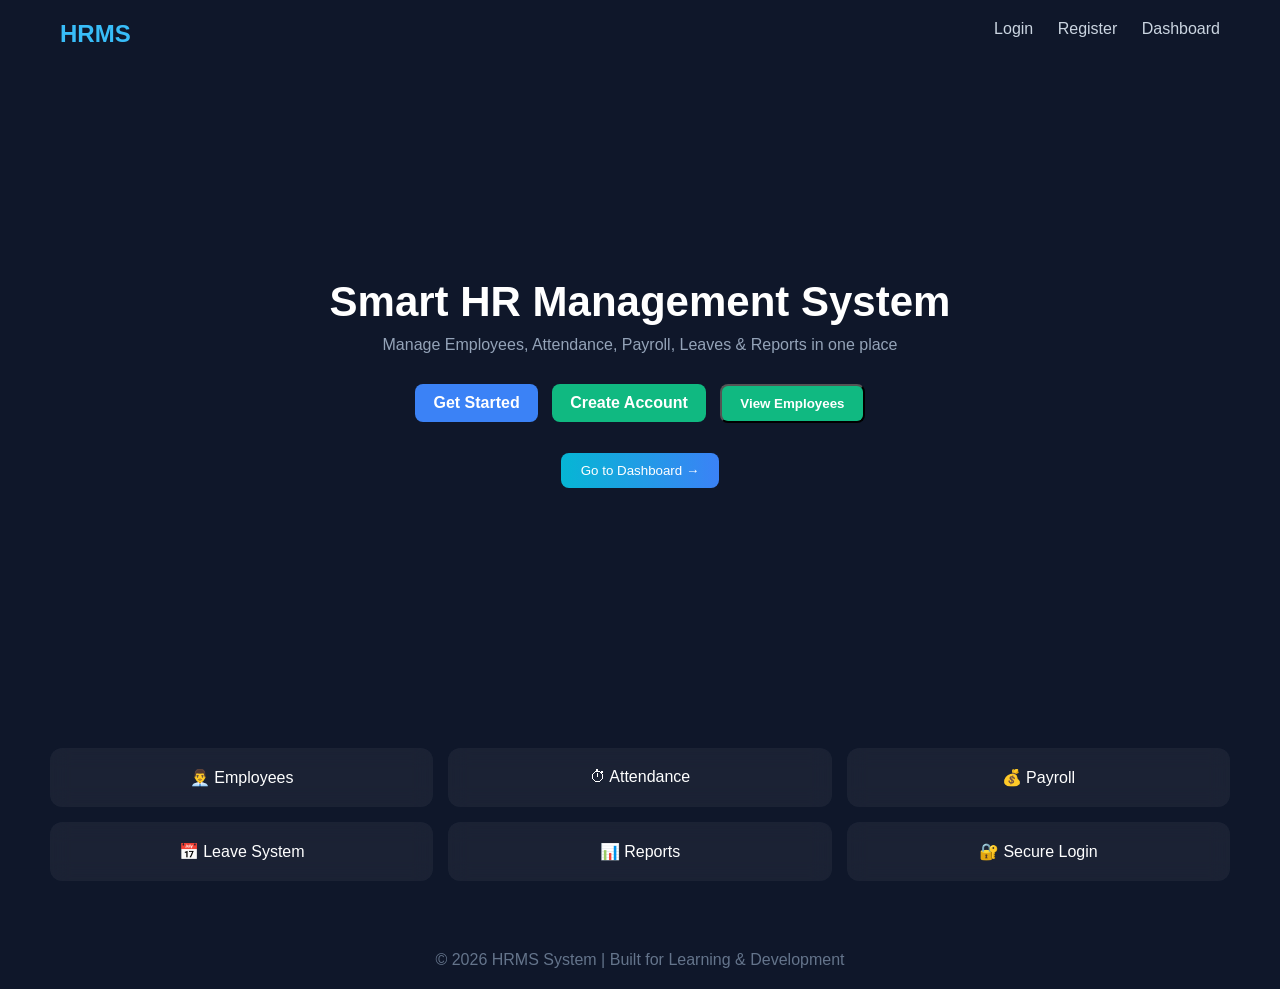
<file: index.html>
<!DOCTYPE html>
<html lang="en">
<head>
  <meta charset="UTF-8">
  <meta name="viewport" content="width=device-width, initial-scale=1.0">
  <title>HRMS Portal</title>

  <link rel="stylesheet" href="index.css">
</head>

<body>

<header>
  <h2 class="logo">HRMS</h2>

  <nav>
    <a href="login.html">Login</a>
    <a href="register.html">Register</a>
    <a onclick="goDashboard()">Dashboard</a>
  </nav>
</header>

<!-- HERO SECTION -->
<section class="hero">

  <div class="hero-content">
    <h1>Smart HR Management System</h1>
    <p>Manage Employees, Attendance, Payroll, Leaves & Reports in one place</p>

    <div class="buttons">

      <a href="login.html" class="btn primary">Get Started</a>

      <a href="register.html" class="btn secondary">Create Account</a>

      <button onclick="goEmployees()" class="btn secondary">
        View Employees
      </button>

    </div>

    <button class="dash-btn" onclick="goDashboard()">
      Go to Dashboard →
    </button>

  </div>

</section>

<!-- FEATURES -->
<section class="features">
  <div class="feature-card">👨‍💼 Employees</div>
  <div class="feature-card">⏱ Attendance</div>
  <div class="feature-card">💰 Payroll</div>
  <div class="feature-card">📅 Leave System</div>
  <div class="feature-card">📊 Reports</div>
  <div class="feature-card">🔐 Secure Login</div>
</section>

<footer>
  <p>© 2026 HRMS System | Built for Learning & Development</p>
</footer>

<!-- JAVASCRIPT -->
<script>
function goDashboard() {
  const token = localStorage.getItem("token");

  if (token) {
    window.location.href = "pages/dashboard.html";
  } else {
    // Remember where the user wanted to go
    localStorage.setItem("redirectAfterLogin", "pages/dashboard.html");

    alert("Please login first");
    window.location.href = "login.html";
  }
}

function goEmployees() {
  const token = localStorage.getItem("token");

  if (token) {
    window.location.href = "pages/employees.html";
  } else {
    // Remember where the user wanted to go
    localStorage.setItem("redirectAfterLogin", "pages/employees.html");

    alert("Please login first");
    window.location.href = "login.html";
  }
}
</script>

</body>
</html>
</file>
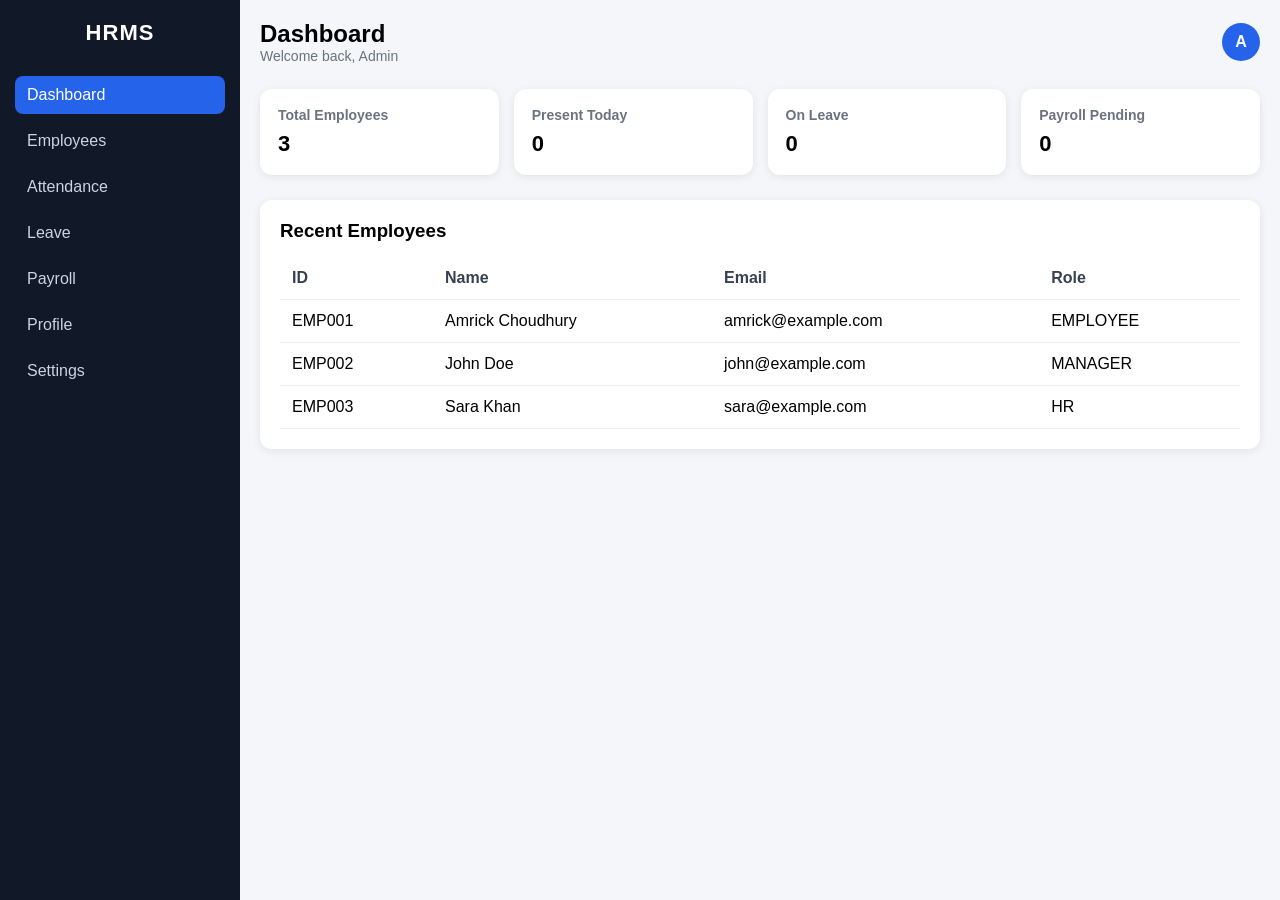
<file: admin-dashboard.html>
<!DOCTYPE html>
<html lang="en">
<head>
  <meta charset="UTF-8">
  <meta name="viewport" content="width=device-width, initial-scale=1.0">
  <title>HRMS Admin Dashboard</title>

  <link rel="stylesheet" href="dashboard.css">
</head>

<body>

<div class="layout">
    <aside class="sidebar">
    <div class="logo">
      HRMS
    </div>

    <nav class="menu">
      <a class="menu-item active" href="#">Dashboard</a>
      <a class="menu-item" href="employees.html">Employees</a>
      <a class="menu-item" href="attendance.html">Attendance</a>
      <a class="menu-item" href="leave.html">Leave</a>
      <a class="menu-item" href="payroll.html">Payroll</a>
      <a class="menu-item" href="profile.html">Profile</a>
      <a class="menu-item" href="settings.html">Settings</a>
    </nav>
  </aside>

  <!-- Main -->
  <main class="main">

    <!-- Topbar -->
    <header class="topbar">
      <div class="title">
        <h2>Dashboard</h2>
        <p>Welcome back, Admin</p>
      </div>

      <div class="user-box">
        <div class="avatar">A</div>
      </div>
    </header>

    <!-- Stats -->
    <section class="stats">

      <div class="stat-card">
        <h4>Total Employees</h4>
        <span id="totalEmployees">0</span>
      </div>

      <div class="stat-card">
        <h4>Present Today</h4>
        <span>0</span>
      </div>

      <div class="stat-card">
        <h4>On Leave</h4>
        <span>0</span>
      </div>

      <div class="stat-card">
        <h4>Payroll Pending</h4>
        <span>0</span>
      </div>

    </section>

    <!-- Table -->
    <section class="table-card">
      <div class="table-header">
        <h3>Recent Employees</h3>
      </div>

      <table>
        <thead>
          <tr>
            <th>ID</th>
            <th>Name</th>
            <th>Email</th>
            <th>Role</th>
          </tr>
        </thead>

        <tbody id="employeeTable">
        </tbody>
      </table>
    </section>

  </main>
</div>

<script src="dashboard.js"></script>
</body>
</html>
</file>
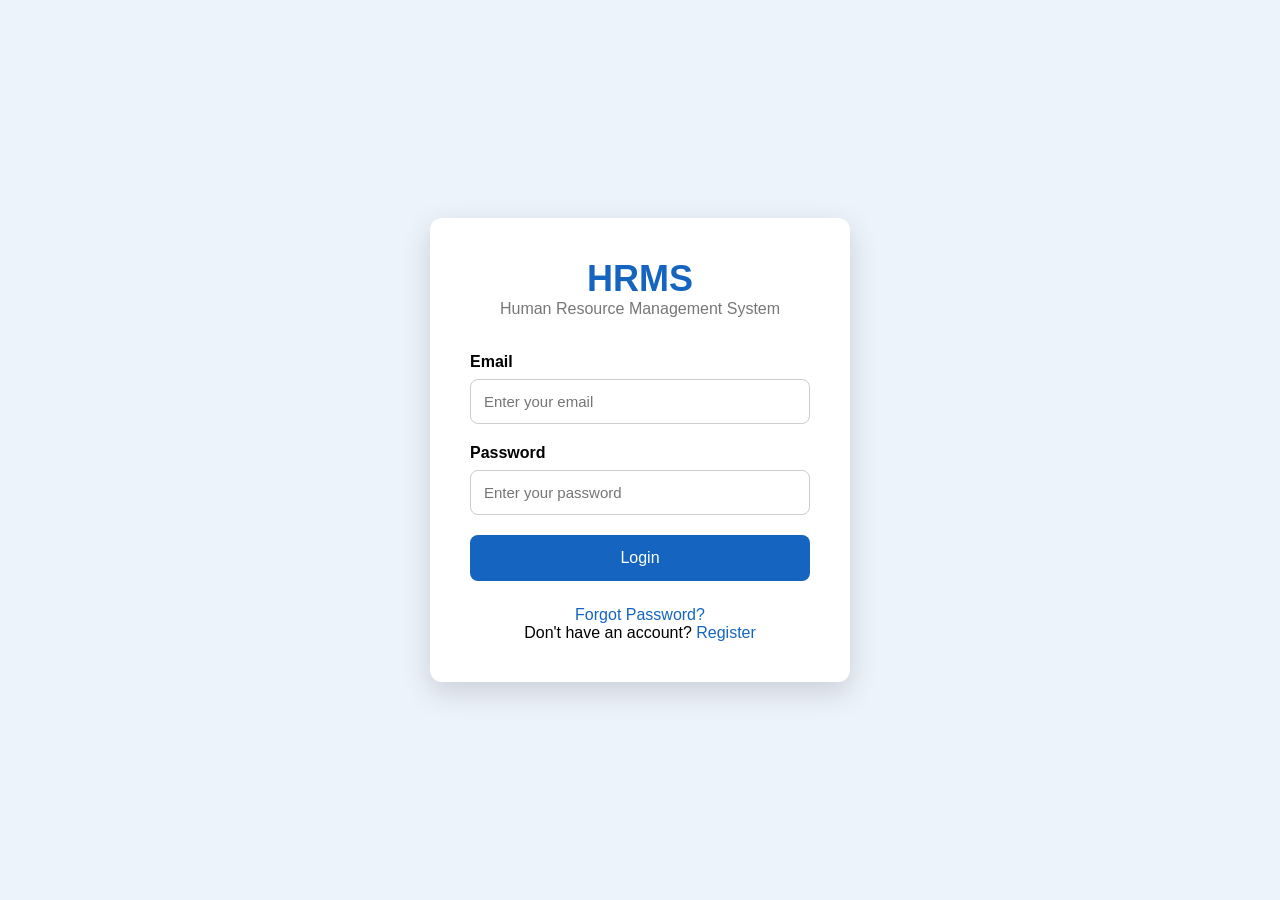
<file: login.html>
<!DOCTYPE html>
<html lang="en">

<head>
    <meta charset="UTF-8">
    <meta name="viewport" content="width=device-width, initial-scale=1.0">
    <title>HRMS | Login</title>

    <link rel="stylesheet" href="global.css">
    <link rel="stylesheet" href="login.css">
</head>

<body>

<div class="container">

    <div class="login-card">

        <div class="logo">
            <h1>HRMS</h1>
            <p>Human Resource Management System</p>
        </div>

        <form id="loginForm">

            <div class="input-group">

                <label>Email</label>

                <input
                    type="email"
                    id="email"
                    placeholder="Enter your email"
                    required>

            </div>

            <div class="input-group">

                <label>Password</label>

                <input
                    type="password"
                    id="password"
                    placeholder="Enter your password"
                    required>

            </div>

            <button type="submit">

                Login

            </button>

        </form>

        <div class="bottom-links">

            <a href="#">Forgot Password?</a>

            <p>
                Don't have an account?
                <a href="register.html">
                    Register
                </a>
            </p>

        </div>

    </div>

</div>

<script src="login.js"></script>

</body>
</html>
</file>
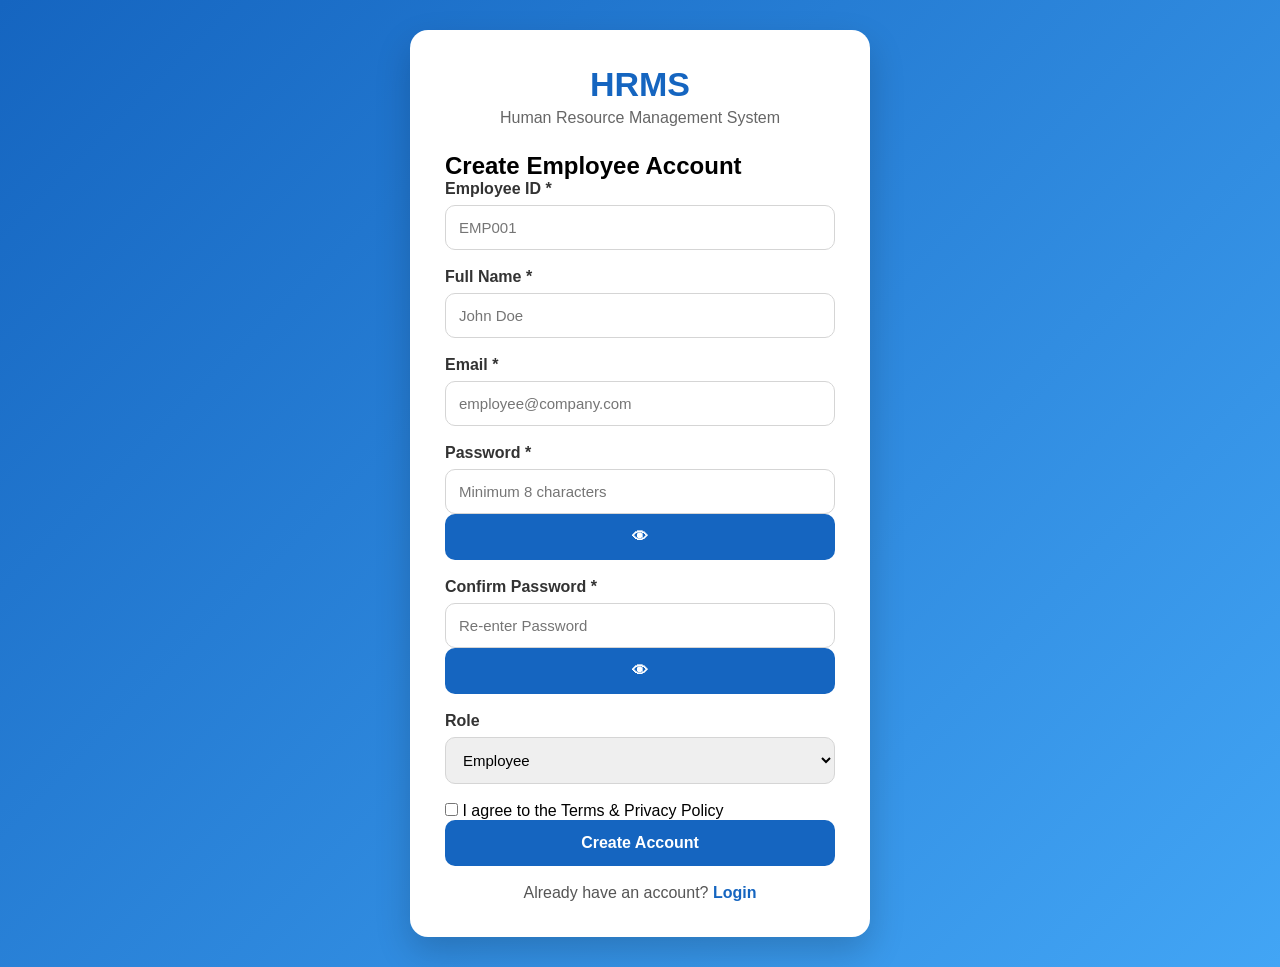
<file: register.html>
<!DOCTYPE html>
<html lang="en">

<head>

    <meta charset="UTF-8">

    <meta name="viewport"
          content="width=device-width, initial-scale=1.0">

    <title>HRMS | Employee Registration</title>

    <link rel="stylesheet" href="global.css">
    <link rel="stylesheet" href="register.css">

</head>

<body>

<div class="container">

<div class="register-card">

<div class="logo">

<h1>HRMS</h1>

<p>Human Resource Management System</p>

</div>

<h2>Create Employee Account</h2>

<form id="registerForm">

<div class="input-group">

<label for="employeeId">

Employee ID <span>*</span>

</label>

<input
type="text"
id="employeeId"
placeholder="EMP001"
autocomplete="off"
required>

<small class="error" id="employeeIdError"></small>

</div>

<div class="input-group">

<label for="fullName">

Full Name <span>*</span>

</label>

<input
type="text"
id="fullName"
placeholder="John Doe"
required>

<small class="error" id="nameError"></small>

</div>

<div class="input-group">

<label for="email">

Email <span>*</span>

</label>

<input
type="email"
id="email"
placeholder="employee@company.com"
required>

<small class="error" id="emailError"></small>

</div>

<div class="input-group">

<label for="password">

Password <span>*</span>

</label>

<div class="password-box">

<input
type="password"
id="password"
placeholder="Minimum 8 characters"
required>

<button
type="button"
class="togglePassword"
onclick="togglePassword('password')">

👁

</button>

</div>

<div id="passwordStrength"></div>

<small class="error" id="passwordError"></small>

</div>

<div class="input-group">

<label for="confirmPassword">

Confirm Password <span>*</span>

</label>

<div class="password-box">

<input
type="password"
id="confirmPassword"
placeholder="Re-enter Password"
required>

<button
type="button"
class="togglePassword"
onclick="togglePassword('confirmPassword')">

👁

</button>

</div>

<small class="error" id="confirmPasswordError"></small>

</div>

<div class="input-group">

<label for="role">

Role

</label>

<select id="role">

<option value="EMPLOYEE">

Employee

</option>

<option value="ADMIN">

Admin

</option>

</select>

</div>

<div class="checkbox">

<input
type="checkbox"
id="terms"
required>

<label for="terms">

I agree to the Terms &
Privacy Policy

</label>

</div>

<button
type="submit"
id="registerBtn">

Create Account

</button>

<p class="login-link">

Already have an account?

<a href="login.html">

Login

</a>

</p>

</form>

</div>

</div>

<script src="register.js"></script>

</body>

</html>
</file>
<file: index.css>
* {
  margin: 0;
  padding: 0;
  box-sizing: border-box;
  font-family: "Segoe UI", sans-serif;
}

body {
  background: #0f172a;
  color: white;
  overflow-x: hidden;
}

/* =======================
   BACKGROUND GLOW
======================= */
.bg-glow span {
  position: absolute;
  width: 300px;
  height: 300px;
  border-radius: 50%;
  filter: blur(120px);
  opacity: 0.5;
  animation: float 8s infinite alternate;
}

.bg-glow span:nth-child(1) {
  background: #4f46e5;
  top: 10%;
  left: 10%;
}

.bg-glow span:nth-child(2) {
  background: #06b6d4;
  bottom: 10%;
  right: 10%;
}

.bg-glow span:nth-child(3) {
  background: #f97316;
  top: 50%;
  left: 50%;
}

@keyframes float {
  from { transform: translateY(0); }
  to { transform: translateY(30px); }
}

/* =======================
   HEADER
======================= */
header {
  display: flex;
  justify-content: space-between;
  padding: 20px 60px;
  position: relative;
  z-index: 2;
}

.logo {
  font-size: 24px;
  font-weight: bold;
  color: #38bdf8;
}

nav a {
  margin-left: 20px;
  color: #cbd5e1;
  text-decoration: none;
  transition: 0.3s;
  cursor: pointer;
}

nav a:hover {
  color: white;
}

/* =======================
   HERO
======================= */
.hero {
  display: flex;
  justify-content: center;
  align-items: center;
  height: 70vh;
  text-align: center;
  position: relative;
  z-index: 2;
}

.hero-content h1 {
  font-size: 42px;
  margin-bottom: 10px;
  animation: fadeUp 1s ease;
}

.hero-content p {
  color: #94a3b8;
  margin-bottom: 25px;
  animation: fadeUp 1.2s ease;
}

@keyframes fadeUp {
  from { opacity: 0; transform: translateY(20px); }
  to { opacity: 1; transform: translateY(0); }
}

/* =======================
   BUTTONS
======================= */
.buttons {
  margin-bottom: 15px;
}

.btn {
  padding: 10px 18px;
  border-radius: 8px;
  text-decoration: none;
  margin: 5px;
  display: inline-block;
  transition: 0.3s;
  font-weight: bold;
}

.primary {
  background: #3b82f6;
  color: white;
}

.secondary {
  background: #10b981;
  color: white;
}

.btn:hover {
  transform: scale(1.1);
}

.dash-btn {
  margin-top: 10px;
  padding: 10px 20px;
  border: none;
  border-radius: 8px;
  background: linear-gradient(90deg, #06b6d4, #3b82f6);
  color: white;
  cursor: pointer;
  transition: 0.3s;
}

.dash-btn:hover {
  transform: scale(1.05);
}

/* =======================
   FEATURES
======================= */
.features {
  display: grid;
  grid-template-columns: repeat(3, 1fr);
  gap: 15px;
  padding: 50px;
  position: relative;
  z-index: 2;
}

.feature-card {
  background: rgba(255,255,255,0.05);
  padding: 20px;
  text-align: center;
  border-radius: 12px;
  backdrop-filter: blur(10px);
  transition: 0.3s;
}

.feature-card:hover {
  transform: translateY(-8px);
  background: rgba(255,255,255,0.1);
}

/* =======================
   FOOTER
======================= */
footer {
  text-align: center;
  padding: 20px;
  color: #64748b;
}
</file>
<file: dashboard.css>
* {
  margin: 0;
  padding: 0;
  box-sizing: border-box;
  font-family: "Segoe UI", Arial, sans-serif;
}

/* Layout */
.layout {
  display: flex;
  height: 100vh;
  background: #f4f6f9;
}

/* Sidebar */
.sidebar {
  width: 240px;
  background: #111827;
  color: white;
  display: flex;
  flex-direction: column;
  padding: 20px 15px;
}

.logo {
  font-size: 22px;
  font-weight: bold;
  text-align: center;
  margin-bottom: 30px;
  letter-spacing: 1px;
}

/* Menu */
.menu {
  display: flex;
  flex-direction: column;
  gap: 8px;
}

.menu-item {
  text-decoration: none;
  color: #cbd5e1;
  padding: 10px 12px;
  border-radius: 8px;
  transition: 0.3s;
}

.menu-item:hover {
  background: #1f2937;
  color: white;
}

.menu-item.active {
  background: #2563eb;
  color: white;
}

/* Main */
.main {
  flex: 1;
  padding: 20px;
  overflow-y: auto;
}

/* Topbar */
.topbar {
  display: flex;
  justify-content: space-between;
  align-items: center;
  margin-bottom: 25px;
}

.topbar p {
  color: #6b7280;
  font-size: 14px;
}

.avatar {
  width: 38px;
  height: 38px;
  background: #2563eb;
  color: white;
  display: flex;
  align-items: center;
  justify-content: center;
  border-radius: 50%;
  font-weight: bold;
}

/* Stats */
.stats {
  display: grid;
  grid-template-columns: repeat(4, 1fr);
  gap: 15px;
  margin-bottom: 25px;
}

.stat-card {
  background: white;
  padding: 18px;
  border-radius: 12px;
  box-shadow: 0 2px 10px rgba(0,0,0,0.08);
  transition: 0.3s;
}

.stat-card:hover {
  transform: translateY(-4px);
}

.stat-card h4 {
  color: #6b7280;
  font-size: 14px;
}

.stat-card span {
  font-size: 22px;
  font-weight: bold;
  display: block;
  margin-top: 8px;
}

/* Table */
.table-card {
  background: white;
  border-radius: 12px;
  padding: 20px;
  box-shadow: 0 2px 10px rgba(0,0,0,0.08);
}

.table-header {
  margin-bottom: 15px;
}

table {
  width: 100%;
  border-collapse: collapse;
}

th, td {
  padding: 12px;
  text-align: left;
  border-bottom: 1px solid #eee;
}

th {
  color: #374151;
}
</file>
<file: global.css>
*{
    margin:0;
    padding:0;
    box-sizing:border-box;
    font-family:Arial,sans-serif;
}

body{

    background:#edf3fb;

}
</file>
<file: login.css>
.container{

    display:flex;

    justify-content:center;

    align-items:center;

    height:100vh;

}

.login-card{

    width:420px;

    background:#fff;

    padding:40px;

    border-radius:12px;

    box-shadow:0 10px 30px rgba(0,0,0,.15);

}

.logo{

    text-align:center;

    margin-bottom:35px;

}

.logo h1{

    color:#1565c0;

    font-size:36px;

}

.logo p{

    color:#777;

}

.input-group{

    margin-bottom:20px;

}

.input-group label{

    display:block;

    margin-bottom:8px;

    font-weight:bold;

}

.input-group input{

    width:100%;

    padding:13px;

    border:1px solid #ccc;

    border-radius:8px;

    font-size:15px;

}

.input-group input:focus{

    border-color:#1565c0;

    outline:none;

}

button{

    width:100%;

    padding:14px;

    border:none;

    border-radius:8px;

    background:#1565c0;

    color:white;

    font-size:16px;

    cursor:pointer;

}

button:hover{

    background:#0d47a1;

}

.bottom-links{

    text-align:center;

    margin-top:25px;

}

.bottom-links a{

    color:#1565c0;

    text-decoration:none;

}
</file>
<file: register.css>
* {
    margin: 0;
    padding: 0;
    box-sizing: border-box;
}

body {
    font-family: "Segoe UI", Arial, sans-serif;
    background: linear-gradient(135deg, #1565c0, #42a5f5);
    display: flex;
    justify-content: center;
    align-items: center;
    min-height: 100vh;
    padding: 30px;
}

.container {
    width: 100%;
    display: flex;
    justify-content: center;
    align-items: center;
}

.register-card {
    width: 100%;
    max-width: 460px;
    background: #ffffff;
    padding: 35px;
    border-radius: 18px;
    box-shadow: 0 15px 35px rgba(0,0,0,0.18);
    animation: fadeIn 0.6s ease;
}

.logo {
    text-align: center;
    margin-bottom: 25px;
}

.logo h1 {
    color: #1565c0;
    font-size: 34px;
    font-weight: 700;
}

.logo p {
    color: #666;
    margin-top: 5px;
}

.input-group {
    margin-bottom: 18px;
}

.input-group label {
    display: block;
    font-weight: 600;
    margin-bottom: 7px;
    color: #333;
}

.input-group input,
.input-group select {
    width: 100%;
    padding: 13px;
    border: 1px solid #d5d5d5;
    border-radius: 10px;
    font-size: 15px;
    transition: 0.3s;
}

.input-group input:focus,
.input-group select:focus {
    border-color: #1565c0;
    box-shadow: 0 0 8px rgba(21,101,192,.3);
    outline: none;
}

/* ===== Button ===== */
button {
    width: 100%;
    padding: 14px;
    background: #1565c0;
    color: white;
    border: none;
    border-radius: 10px;
    font-size: 16px;
    font-weight: bold;
    cursor: pointer;
    transition: .3s;
}

button:hover {
    background: #0d47a1;
    transform: translateY(-2px);
}

p {
    text-align: center;
    margin-top: 18px;
    color: #555;
}

a {
    color: #1565c0;
    text-decoration: none;
    font-weight: 600;
}

a:hover {
    text-decoration: underline;
}
@keyframes fadeIn {
    from {
        opacity: 0;
        transform: translateY(25px);
    }
    to {
        opacity: 1;
        transform: translateY(0);
    }
}

@media (max-width: 600px) {
    .register-card {
        padding: 25px;
    }

    .logo h1 {
        font-size: 28px;
    }
}
</file>
